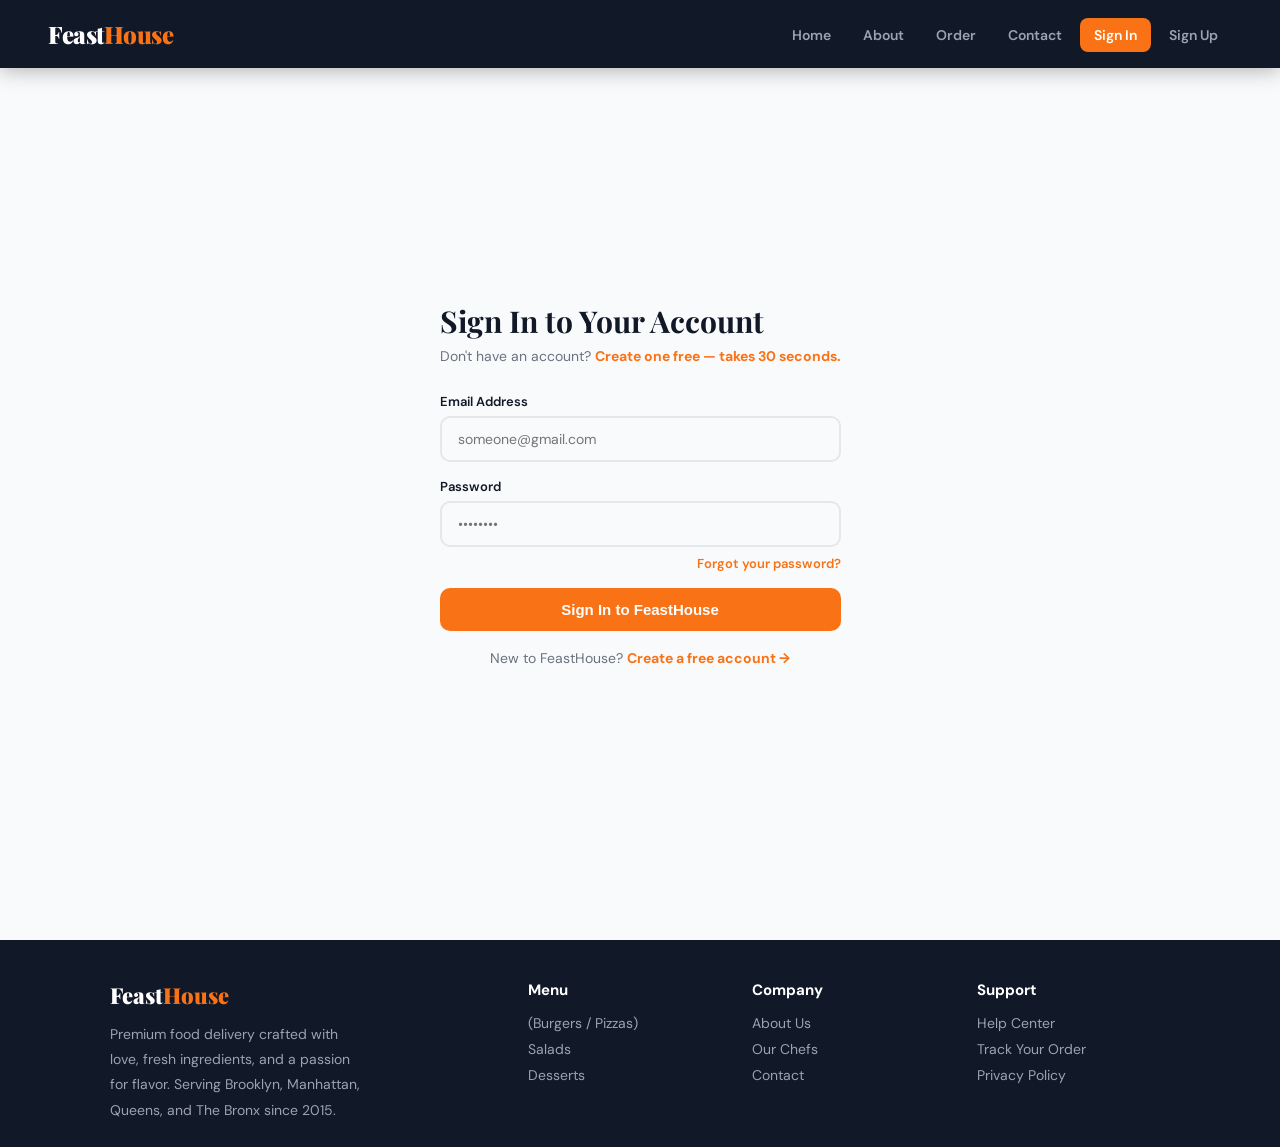
<file: index.html>
<!doctype html>
<html lang="en">
  <head>
    <meta charset="UTF-8" />
    <meta name="viewport" content="width=device-width, initial-scale=1.0" />
    <title>FeastHouse — Premium Food Delivery</title>
    <link rel="stylesheet" href="style.css" />
    <link
      href="https://fonts.googleapis.com/css2?family=Playfair+Display:wght@700;900&family=DM+Sans:wght@400;500;600&display=swap"
      rel="stylesheet"
    />
    <link rel="stylesheet" href="https://cdnjs.cloudflare.com/ajax/libs/font-awesome/6.5.0/css/all.min.css">
  </head>

  <body>
    <nav>
      <div class="logo">Feast<span>House</span></div>
      <ul class="nav-links">
        <li>
          <a href="index.html" class="active">Home</a>
        </li>
        <li><a href="about.html">About</a></li>
        <li><a href="order.html">Order</a></li>
        <li><a href="contact.html">Contact</a></li>
        <li><a href="signin.html">Sign In</a></li>
        <li><a href="signup.html">Sign Up</a></li>
        <li class="cart-icon">
          <a href="cart.html">
            <i class="fa-solid fa-cart-shopping"></i>
          </a>
        </li>
      </ul>
    </nav>

    <div id="home" class="page active">
      <div class="hero">
        <div class="hero-left">
          <h1>Food That <span>Feeds</span> The Soul</h1>
          <p>
            Welcome to FeastHouse — where every dish is crafted with love, the
            finest ingredients, and decades of culinary passion. From crispy
            appetizers to rich desserts, we bring restaurant-quality meals
            straight to your door, hot and fresh, every single time.
          </p>
          <div class="hero-btns">
            <button class="btn">
              <a href= "order.html">Order Now</a>
            </button>
            <button class="btn btn-outline" href="about.html" >
              <a href="about.html">Our Story</a>
            </button>
            </button>
          </div>
        </div>
        <div class="hero-img-wrap">
          <img src="assets/photo-1504674900247-0877df9cc836.jpeg" alt="Food" />
        </div>
      </div>

      <div class="stats-bar">
        <div class="stat-item">
          <div class="num">50K+</div>
          <div class="lbl">Happy Customers</div>
        </div>
        <div class="stat-item">
          <div class="num">120+</div>
          <div class="lbl">Menu Items</div>
        </div>
        <div class="stat-item">
          <div class="num">4.9★</div>
          <div class="lbl">Average Rating</div>
        </div>
        <div class="stat-item">
          <div class="num">30 min</div>
          <div class="lbl">Average Delivery</div>
        </div>
      </div>

      <div class="wrap">
        <h2 class="sec-title" style="margin-top: 8px">
          Why Choose FeastHouse?
        </h2>
        <p class="sec-sub">
          We've spent years perfecting not just our recipes, but the entire
          experience — from the moment you open our app to the second you take
          your first bite. Here's what sets us apart from every other food
          delivery service.
        </p>
        <div class="why-grid">
          <div class="why-card">
            <div class="why-icon">
              <i class="fa-solid fa-leaf"></i>
            </div>
            <h4>Fresh Ingredients</h4>
            <p>
              We source locally every morning. No frozen produce, no shortcuts —
              only the freshest ingredients make it to your plate.
            </p>
          </div>
          <div class="why-card">
            <div class="why-icon">
              <i class="fa-solid fa-person"></i>
            </div>
            <h4>Expert Chefs</h4>
            <p>
              Our team of 12 professional chefs brings decades of experience
              from top restaurants around the world to your doorstep.
            </p>
          </div>
          <div class="why-card">
            <div class="why-icon">
              <i class="fa-solid fa-truck-fast"></i>
            </div>
            <h4>Lightning Fast</h4>
            <p>
              Our delivery network guarantees your food arrives hot within 30
              minutes, tracked in real-time on your phone.
            </p>
          </div>
          <div class="why-card">
            <div class="why-icon">
              <i class="fa-brands fa-cc-visa"></i>
            </div>
            <h4>Easy Payment</h4>
            <p>
              Pay with card, cash, or mobile wallet. Our checkout takes under 30
              seconds and your data is always fully encrypted.
            </p>
          </div>
        </div>

        <h2 class="sec-title">Today's Featured Dishes </h2>
        <p class="sec-sub">
          Our chefs select the freshest ingredients each morning to build a
          special menu that changes daily. These are today's must-try dishes —
          order before they sell out!
        </p>
        <div class="featured-row">
          <div class="featured-main">
            <img
              src="assets/photo-1565299624946-b28f40a0ae38.jpeg"
              alt="Pizza"
            />
            <div class="featured-main-text">
              <h3>🔥 Wood-Fired Margherita Pizza</h3>
              <p>
                Fresh basil, buffalo mozzarella, San Marzano tomatoes — the
                classic, done perfectly. $14.99
              </p>
            </div>
          </div>
        </div>

        <h2 class="sec-title">What Our Customers Say 💬</h2>
        <p class="sec-sub">
          Don't just take our word for it — here's what thousands of happy
          customers across the city have to say about their FeastHouse
          experience.
        </p>
        <div class="testimonials">
          <div class="testi-card">
            <div class="testi-stars">★★★★★</div>
            <p>
              "I've tried every food delivery app in the city and FeastHouse is
              on another level. The food always arrives hot, the packaging is
              beautiful, and the portions are massive. Honestly the best burger
              I've ever had — and I didn't even have to leave my couch!"
            </p>
            <div class="testi-author">
              <div class="testi-avatar">M</div>
              <div>
                <div class="testi-name">Mon3e4</div>
                <div class="testi-role">Food Blogger, Cairo</div>
              </div>
            </div>
          </div>
          <div class="testi-card">
            <div class="testi-stars">★★★★★</div>
            <p>
              "As someone who cares deeply about ingredient quality, FeastHouse
              is the only delivery service I trust. They actually list where
              each ingredient comes from. The salmon sushi roll is
              restaurant-grade — I couldn't believe it was delivered to my
              door."
            </p>
            <div class="testi-author">
              <div class="testi-avatar">TE</div>
              <div>
                <div class="testi-name">Tamer Elgayar</div>
                <div class="testi-role">
                  Nutritionist & Wellness Coach , Alex
                </div>
              </div>
            </div>
          </div>
          <div class="testi-card">
            <div class="testi-stars">★★★★★</div>
            <p>
              "We ordered FeastHouse for our entire office team lunch — 20
              people — and every single order arrived exactly on time and
              perfectly correct. The customer service was incredible when we had
              a small issue. We're now a weekly subscriber. Absolutely love it."
            </p>
            <div class="testi-author">
              <div class="testi-avatar">AE</div>
              <div>
                <div class="testi-name">Amr Elhady</div>
                <div class="testi-role">Startup Founder, Menofia</div>
              </div>
            </div>
          </div>
        </div>
      </div>
    </div>


    <footer>
      <div class="footer-grid" >
        <div class="footer-brand">
          <div class="logo-f">Feast<span>House</span></div>
          <p>
            Premium food delivery crafted with love, fresh ingredients, and a
            passion for flavor. Serving Brooklyn, Manhattan, Queens, and The
            Bronx since 2015.
          </p>
        </div>
        <div class="footer-col">
          <h5>Menu</h5>
          <ul>
            <li><a href="order.html">(Burgers / Pizzas)</a></li>
            <li><a href="order.html">Salads</a></li>
            <li><a href="order.html">Desserts</a></li>
          </ul>
        </div>
        <div class="footer-col">
          <h5>Company</h5>
          <ul>
            <li><a href="about.html">About Us</a></li>
            <li><a href="about.html">Our Chefs</a></li>
            <li><a href="contact.html">Contact</a></li>
          </ul>
        </div>
        <div class="footer-col">
          <h5>Support</h5>
          <ul>
            <li><a href="contact.html">Help Center</a></li>
            <li><a href="contact.html">Track Your Order</a></li>
            <li><a href="contact.html">Privacy Policy</a></li>
          </ul>
        </div>
      </div>

    </footer>

    <script src="main.js" defer></script>
  </body>
</html>
</file>
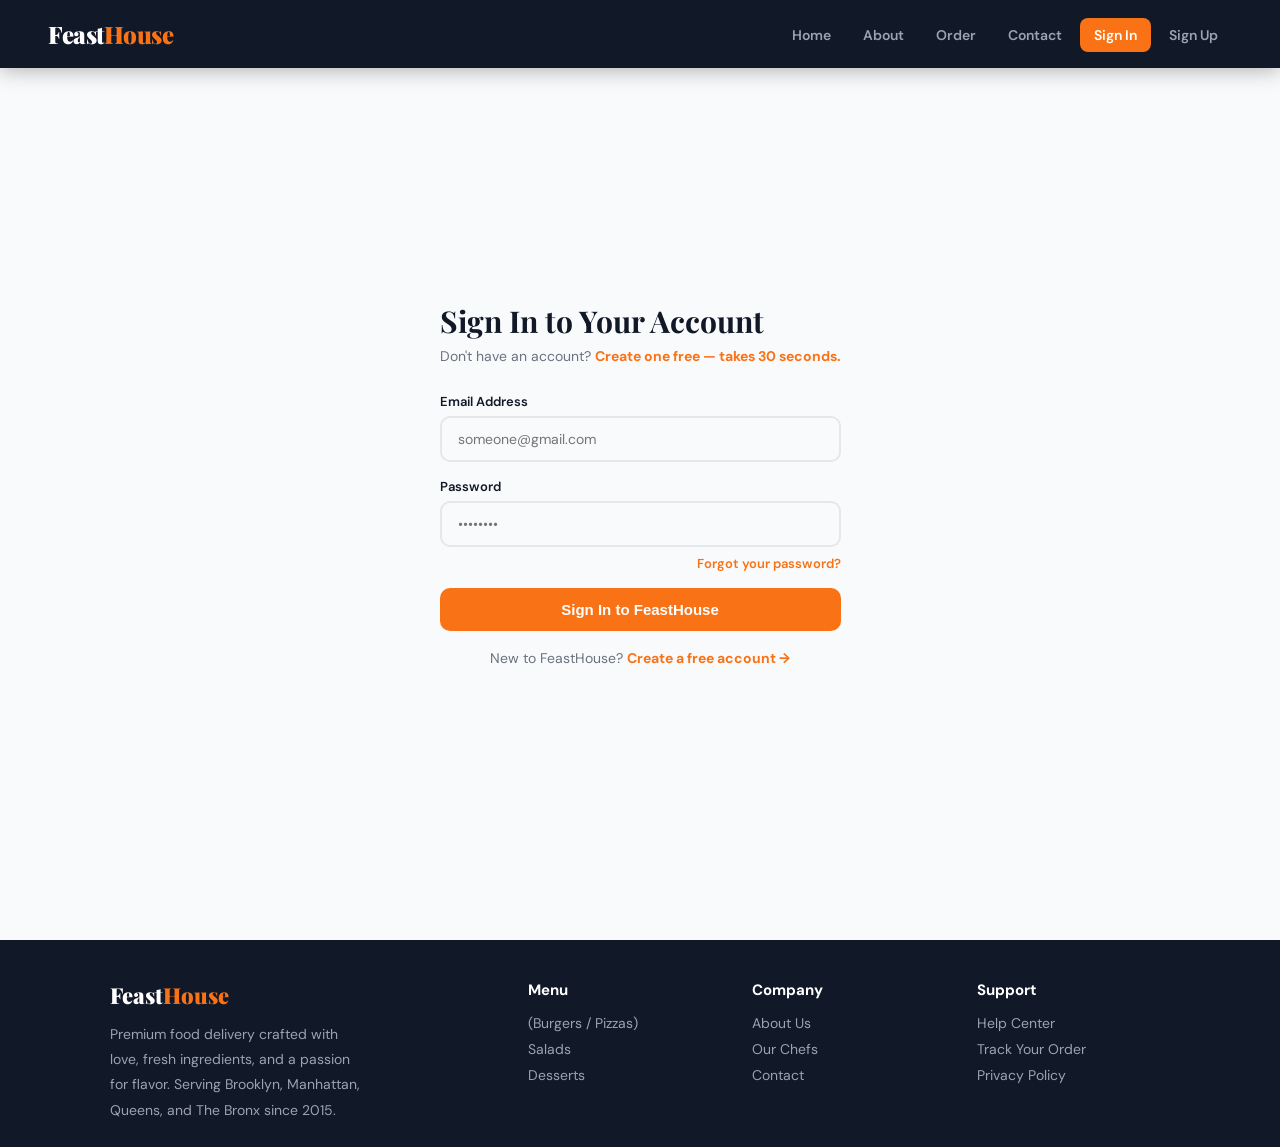
<file: about.html>
<!doctype html>
<html lang="en">
  <head Asc>
    <meta charset="UTF-8" />
    <meta name="viewport" content="width=device-width, initial-scale=1.0" />
    <title>About FeastHouse</title>
    <link
      href="https://fonts.googleapis.com/css2?family=Playfair+Display:wght@700;900&amp;family=DM+Sans:wght@400;500;600&display=swap"
      rel="stylesheet"
    />
    <link rel="stylesheet" href="https://cdnjs.cloudflare.com/ajax/libs/font-awesome/6.5.0/css/all.min.css">
    <link rel="stylesheet" href="style.css" />
  </head>
  <body>
    <nav>
      <div class="logo">Feast<span>House</span></div>
      <ul class="nav-links">
        <li><a href="index.html">Home</a></li>
        <li><a href="about.html" class="active">About</a></li>
        <li><a href="order.html">Order</a></li>
        <li><a href="contact.html">Contact</a></li>
        <li><a href="signin.html">Sign In</a></li>
        <li><a href="signup.html">Sign Up</a></li>
        <li class="cart-icon">
          <a href="cart.html">
          <i class="fa-solid fa-cart-shopping"></i>
          </a>
        </li>
      </ul>
    </nav>

    <div class="about-hero">
      <img
        src="assets/photo-1414235077428-338989a2e8c0.jpeg"
        alt="Restaurant"
      />
      <div>
        <h1>Cooking With <span>Heart</span> Since 2015</h1>
        <p>
          FeastHouse started as a tiny kitchen in Brooklyn with two chefs, one
          dream, and an obsession with flavor. Today, we're a family of over 80
          passionate food professionals serving thousands of happy customers
          every single day. Our mission has never changed: to make extraordinary
          food accessible to everyone, everywhere.
        </p>
        <button class="btn">
           <a href = "order.html">See Our Menu</a>
        </button>
      </div>
    </div>

    <div class="wrap">
      <h2 class="sec-title">Meet Our Chefs</h2>
      <p class="sec-sub">
        Behind every incredible dish is a passionate, highly trained chef who
        treats cooking as an art form. Our kitchen team brings experience from
        Michelin-starred restaurants, street food markets, and family kitchens
        around the world.
      </p>
      <div class="chef-grid">
        <div class="chef-card">
          <img
            src="assets/photo-1577219491135-ce391730fb2c.jpeg"
            alt="Chef Marco"
          />
          <div class="chef-info">
            <h4>Marco Ferretti</h4>
            <div class="role">🇮🇹 Executive Chef &amp; Co-Founder</div>
            <p>
              Born in Naples, Marco trained at the prestigious Culinary
              Institute Asc of Italy before spending 10 years in top-tier
              restaurants across Europe. He brings the soul of Italian cooking
              to everything on our menu.
            </p>
          </div>
        </div>
        <div class="chef-card">
          <img
            src="assets/farzin-yarahmadi-PeG5JNCLM6s-unsplash.jpg"
            alt="Chef Lena"
          />
          <div class="chef-info">
            <h4>Lena Nakamura</h4>
            <div class="role">🇯🇵 Head of Asian Cuisine &amp; Co-Founder</div>
            <p>
              Lena grew up in Osaka in a family of restaurateurs. Her mastery of
              Japanese, Korean, and Thai flavors brings an incredible depth to
              our Asian menu section. Her sushi rolls have a loyal cult
              following.
            </p>
          </div>
        </div>
        <div class="chef-card">
          <img
            src="assets/photo-1581299894007-aaa50297cf16.jpeg"
            alt="Chef David"
          />
          <div class="chef-info">
            <h4>David Okafor</h4>
            <div class="role">🇬🇧 Head of Modern American Cuisine</div>
            <p>
              David spent 8 years as sous chef at a Michelin-starred restaurant
              in London before joining FeastHouse. He's the creative force
              behind our burger lineup and comfort food specialties that
              customers keep coming back for.
            </p>
          </div>
        </div>
      </div>

      <h2 class="sec-title">Our Core Values </h2>
      <p class="sec-sub">
        Great food is built on strong values. These are the principles that
        guide every decision we make — from which farms we source from to how we
        train our delivery drivers.
      </p>

      <div class="card">
        <img
          class="banner-img"
          src="assets/photo-1555396273-367ea4eb4db5.jpeg"
          alt="Awards"
        />
        <h3>Awards &amp; Recognition </h3>
        <p>
          FeastHouse has been honored with over 30 industry awards since 2015.
          We've been named "Best Food Delivery App" by Forbes three years in a
          Asc row, won the James Beard Foundation's Community Impact Award,
          received the NYC Small Business Excellence Award, and were featured on
          the cover of Bon Appétit Magazine in 2023. These accolades mean the
          world to our team — but nothing beats a heartfelt review from a
          satisfied customer. Every award is really a team award, and we're
          endlessly grateful to the 80+ people who make FeastHouse what it is
          every single day.
        </p>
      </div>
    </div>

    <footer>
      <div class="footer-grid" >
        <div class="footer-brand">
          <div class="logo-f">Feast<span>House</span></div>
          <p>
            Premium food delivery crafted with love, fresh ingredients, and a
            passion for flavor. Serving Brooklyn, Manhattan, Queens, and The
            Bronx since 2015.
          </p>
        </div>
        <div class="footer-col">
          <h5>Menu</h5>
          <ul>
            <li><a href="order.html">(Burgers / Pizzas)</a></li>
            <li><a href="order.html">Salads</a></li>
            <li><a href="order.html">Desserts</a></li>
          </ul>
        </div>
        <div class="footer-col">
          <h5>Company</h5>
          <ul>
            <li><a href="about.html">About Us</a></li>
            <li><a href="about.html">Our Chefs</a></li>
            <li><a href="contact.html">Contact</a></li>
          </ul>
        </div>
        <div class="footer-col">
          <h5>Support</h5>
          <ul>
            <li><a href="contact.html">Help Center</a></li>
            <li><a href="contact.html">Track Your Order</a></li>
            <li><a href="contact.html">Privacy Policy</a></li>
          </ul>
        </div>
      </div>

    </footer>

    <script src="main.js" defer></script>
  </body>
</html>
</file>
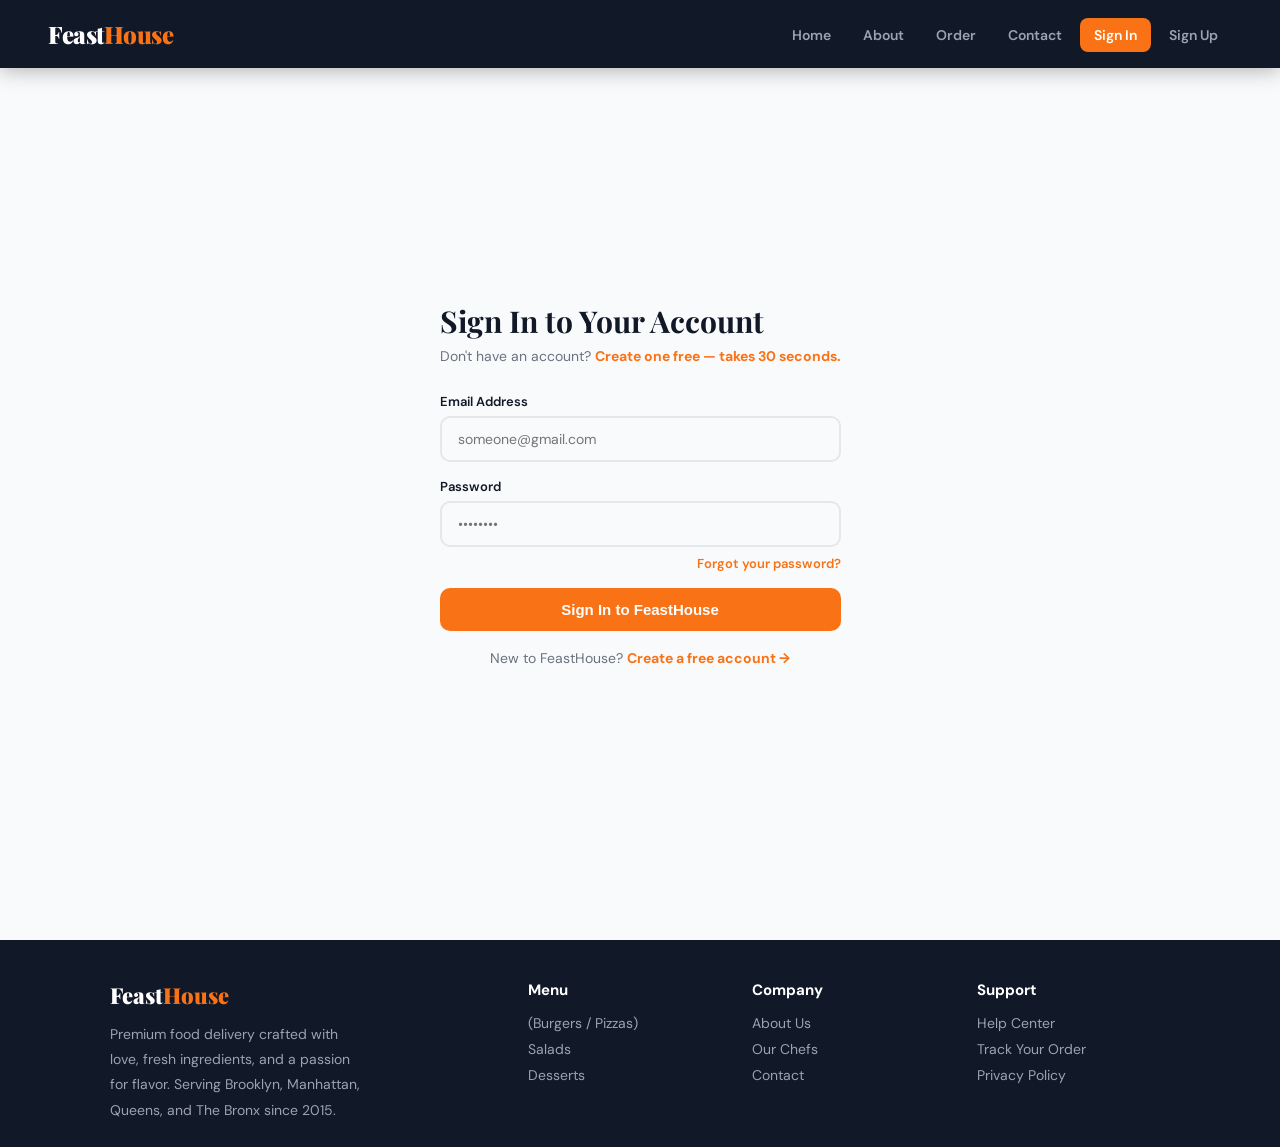
<file: cart.html>
<!doctype html>
<html lang="en">
  <head>
    <meta charset="UTF-8" />
    <meta name="viewport" content="width=device-width, initial-scale=1.0" />
    <title>Cart - FeastHouse</title>
    <link
      href="https://fonts.googleapis.com/css2?family=Playfair+Display:wght@700;900&family=DM+Sans:wght@400;500;600&display=swap"
      rel="stylesheet"
    />
    <link rel="stylesheet" href="style.css" />
  </head>
  <body>
    <nav>
      <div class="logo">Feast<span>House</span></div>
      <ul class="nav-links">
        <li><a href="index.html">Home</a></li>
        <li><a href="order.html">Order</a></li>
        <li><a href="signin.html">Sign In</a></li>
        <li><a href="signup.html">Sign Up</a></li>
      </ul>
    </nav>

    <div class="wrap">
        <div>
          <h1 class="sec-title" style="color: #0b0000; margin-bottom: 0">Your Cart</h1>
          <p>
            Review your items, adjust quantities, and leave delivery details so we can
            bring your order straight to you.
          </p>
        </div>
      </div> 

      <div class="cart-layout">
        <div class="cart-panel">
          <h2 class="sec-title" style="font-size: 26px">Items</h2>
          <div class="cart-list" id="cartItems"></div>
        </div>

        <div class="cart-panel">
          <h2 class="sec-title" style="font-size: 26px">Delivery Details</h2>
          <div id="checkoutSuccess" class="alert-success"></div>
          <div id="checkoutError" class="alert-error"></div>

          <div class="summary-list">
            <div class="summary-row">
              <span>Subtotal</span>
              <strong id="subtotalValue">$0.00</strong>
            </div>
            <div class="summary-row">
              <span>Delivery</span>
              <strong id="deliveryValue">$0.00</strong>
            </div>
            <div class="summary-row total">
              <span>Total</span>
              <span id="totalValue">$0.00</span>
            </div>
          </div>

          <div class="delivery-form">
            <div class="fg">
              <label>Full Name</label>
              <input id="deliveryName" type="text" placeholder="Your name" />
            </div>
            <div class="delivery-grid">
              <div class="fg">
                <label>Phone</label>
                <input id="deliveryPhone" type="tel" placeholder="+XX XXX XXX XXXX" />
              </div>
              <div class="fg">
                <label>Email</label>
                <input
                  id="deliveryEmail"
                  type="email"
                  placeholder="you@email.com"
                />
              </div>
            </div>
            <div class="fg">
              <label>Address</label>
              <input
                id="deliveryAddress"
                type="text"
                placeholder="Street, building, apartment"
              />
            </div>
            <div class="delivery-grid">
              <div class="fg">
                <label>City</label>
                <input id="deliveryCity" type="text" placeholder="Cairo" />
              </div>
              <div class="fg">
                <label>Payment</label>
                <select id="paymentMethod">
                  <option value="">Choose method</option>
                  <option value="cash">Cash on delivery</option>
                  <option value="card">Card on delivery</option>
                </select>
              </div>
            </div>
            <div class="fg">
              <label>Notes</label>
              <textarea placeholder="Any extra delivery notes"></textarea>
            </div>

            <button type="button" class="btn btn-green" onclick="placeOrder()">
              Place Order
            </button>
            <button type="button" class="btn btn-outline clear-cart">
              Clear Cart
            </button>
            <a class="btn btn-dark" href="order.html" style="text-align: center"
              >Continue Shopping</a
            >
          </div>
        </div>
      </div>
    </div>


    <footer>
      <div class="footer-grid" >
        <div class="footer-brand">
          <div class="logo-f">Feast<span>House</span></div>
          <p>
            Premium food delivery crafted with love, fresh ingredients, and a
            passion for flavor. Serving Brooklyn, Manhattan, Queens, and The
            Bronx since 2015.
          </p>
        </div>
        <div class="footer-col">
          <h5>Menu</h5>
          <ul>
            <li><a href="order.html">(Burgers / Pizzas)</a></li>
            <li><a href="order.html">Salads</a></li>
            <li><a href="order.html">Desserts</a></li>
          </ul>
        </div>
        <div class="footer-col">
          <h5>Company</h5>
          <ul>
            <li><a href="about.html">About Us</a></li>
            <li><a href="about.html">Our Chefs</a></li>
            <li><a href="contact.html">Contact</a></li>
          </ul>
        </div>
        <div class="footer-col">
          <h5>Support</h5>
          <ul>
            <li><a href="contact.html">Help Center</a></li>
            <li><a href="contact.html">Track Your Order</a></li>
            <li><a href="contact.html">Privacy Policy</a></li>
          </ul>
        </div>

    </footer>
    <script src="main.js" defer></script>
  </body>
</html>
</file>
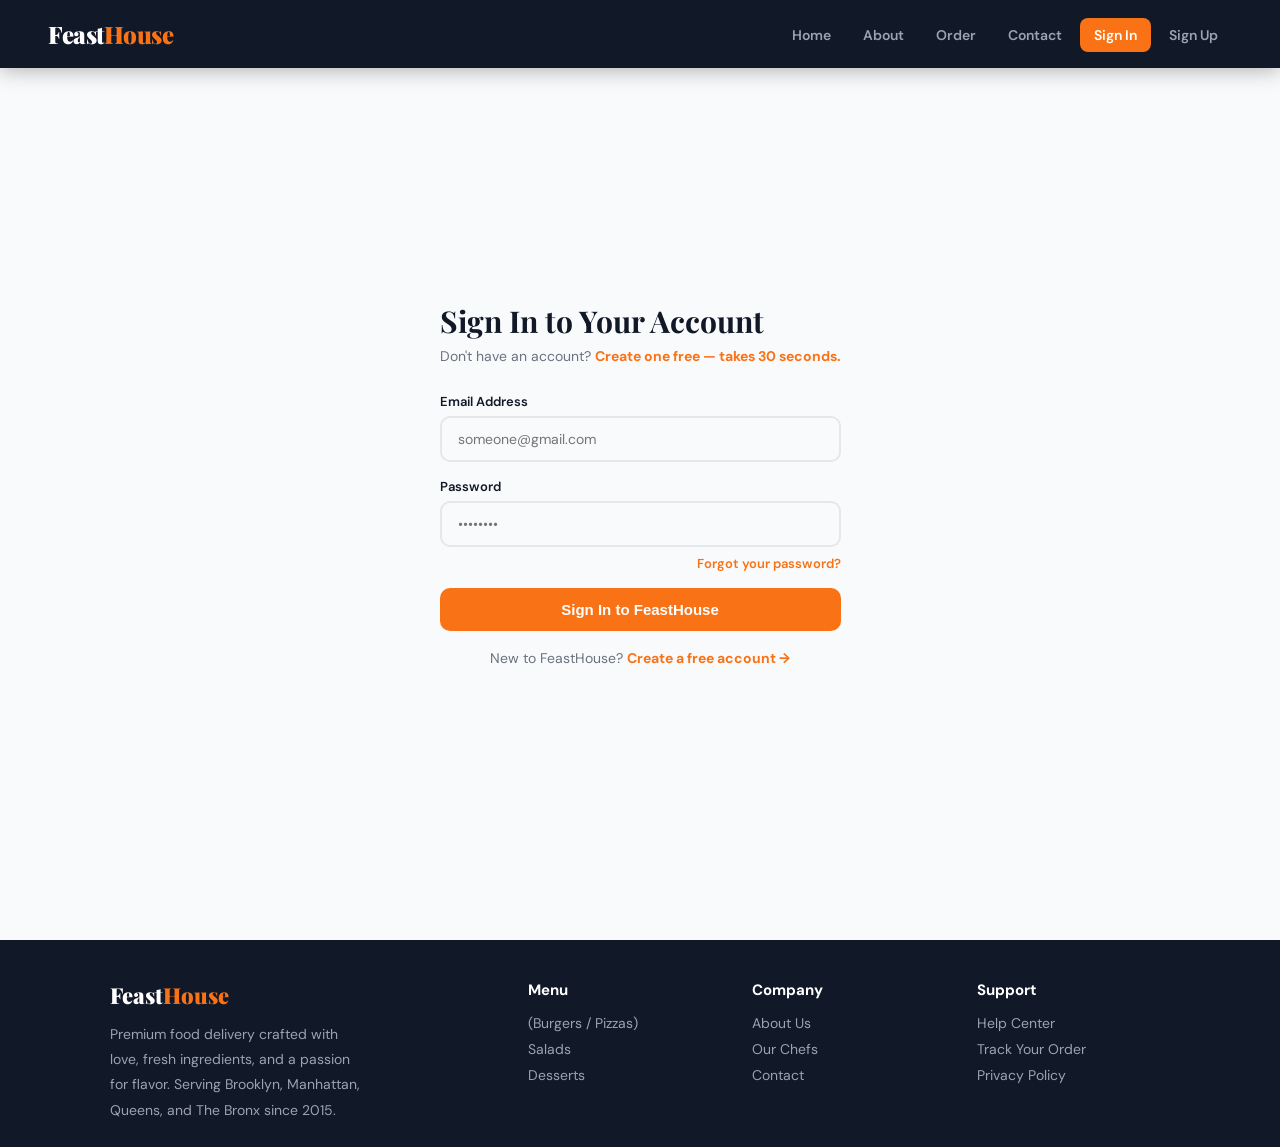
<file: contact.html>
<!doctype html>
<html lang="en">
  <head>
    <meta charset="UTF-8" />
    <meta name="viewport" content="width=device-width, initial-scale=1.0" />
    <title>Contact — FeastHouse</title>
    <link
      href="https://fonts.googleapis.com/css2?family=Playfair+Display:wght@700;900&family=DM+Sans:wght@400;500;600&display=swap"
      rel="stylesheet"
    />
    <link rel="stylesheet" href="https://cdnjs.cloudflare.com/ajax/libs/font-awesome/6.5.0/css/all.min.css">
    <link rel="stylesheet" href="style.css" />
  </head>
  <body>
    <nav>
      <div class="logo">Feast<span>House</span></div>
      <ul class="nav-links">
        <li><a href="index.html">Home</a></li>
        <li><a href="about.html">About</a></li>
        <li><a href="order.html">Order</a></li>
        <li><a href="contact.html" class="active">Contact</a></li>
        <li><a href="signin.html">Sign In</a></li>
        <li><a href="signup.html">Sign Up</a></li>
        <li class="cart-icon">
          <a href="cart.html">
          <i class="fa-solid fa-cart-shopping"></i>
          </a>
        </li>
      </ul>
    </nav>

    <div class="wrap">
      <div class="contact-hero">
        <h1>We'd Love to Hear From You </h1>
        <p>
          Got a question about your order? A suggestion for our menu? A
          complaint you'd like us to fix? We take every message seriously. Our
          customer happiness team is available 7 days a week, 365 days a year,
          and we aim to respond to every message within 2 hours during business
          hours.
        </p>
      </div>

    <div class="contact-grid">
        <div class="contact-info-list">
          <div class="ci-item">
            <div class="ci-icon">
              <i class="fa-solid fa-map-pin"></i>
            </div>
            <div>
              <h4>Main Kitchen &amp; HQ</h4>
              <p> 42 El-Zahraa Street, Cairo </p>
              <small
                >cairo, westelbalad welcome Mon–Fri 10am–4pm</small
              >
            </div>
          </div>
          <div class="ci-item">
            <div class="ci Asc-icon">
              <i class="fa-solid fa-phone"></i>
            </div>
            <div>
              <h4>Customer Support Line</h4>
              <p>+XX XXX XXX XXX</p>
              <small
                >Available daily 8am – midnight EST. Average wait: under 2
                min.</small
              >
            </div>
          </div>
          <div class="ci-item">
            <div class="ci-icon">
              <i class="fa-solid fa-envelope"></i>
            </div>
            <div>
              <h4>Email Support</h4>
              <p>someone@gmail.com</p>
              <small
                >For non-urgent inquiries. We respond within 2 business
                hours.</small
              >
            </div>
          </div>
          <div class="ci-item">
            <div class="ci-icon">
              <i class="fa-solid fa-comment"></i>
            </div>
            <div>
              <h4>Live Chat &amp; WhatsApp</h4>
              <p>+XX XXX XXX XXX</p>
              <small
                >Real-time chat available in our app and on WhatsApp
                24/7.</small
              >
            </div>
          </div>
          <div class="ci-item">
            <div class="ci-icon">
              <i class="fa-solid fa-handshake"></i>
            </div>
            <div>
              <h4>Business &amp; Catering</h4>
              <p>corporate@feasthouse.com</p>
              <small
                >For office catering, event bookings, and partnership
                inquiries.</small
              >
            </div>
          </div>
        </div>

        <div class="form-card">
          <h3>Send Us a Message </h3>
          <p class="sub">
            Fill out the form and our team will get back to you within 2 hours
            on weekdays. For urgent order issues, please call us directly.
          </p>
          <div id="contactSuccess" class="alert-success">
             Message sent! We'll reply within 2 hours. Thank you for reaching
            out to FeastHouse.
          </div>
          <div id="contactError" class="alert-error">
             Please fill out all required fields before submitting.
          </div>
          <div class="fg-row">
            <div class="fg">
              <label>First Name *</label>
              <input type="text" id="cf_first" placeholder="First Name" />
            </div>
            <div class="fg">
              <label>Last Name *</label>
              <input type="text" id="cf_last" placeholder="Last Name" />
            </div>
          </div>
          <div class="fg">
            <label>Email Address *</label>
            <input type="email" id="cf_email" placeholder="someone@email.com" />
          </div>
          <div class="fg">
            <label>Phone Number</label>
            <input type="tel" placeholder="+XX XXX XXX XXXX" />
          </div>
         
          <div class="fg">
            <label>Your Message *</label>
            <textarea
              id="cf_msg"
              placeholder="Tell us how we can help you..."
            ></textarea>
          </div>
          <button class="btn" style="width: 100%" onclick="submitContact()">
            Send Message 
          </button>
        </div>
      </div>

      <h2 class="sec-title">Frequently Asked Questions</h2>
      <p class="sec-sub">
        Before reaching out, check if your question is answered below. These are
        the most common questions we receive from our customers every day.
      </p>

      <div class="faq-item">
        <h4><span>Q.</span> How long does delivery actually take?</h4>
        <p>
          Our average delivery time is 28 minutes from the moment you place your
          order. This can vary slightly based on your distance from our kitchen,
          time of day, and current order volume. You can track your order in
          real time through our app or website. During peak hours (Friday and
          Saturday evenings), deliveries may take up to 40 minutes — we always
          communicate any delays proactively.
        </p>
      </div>
      <div class="faq-item">
        <h4>
          <span>Q.</span> What if my order is wrong or something is missing?
        </h4>
        <p>
          We're human, and very occasionally mistakes happen. If your order is
          incorrect or an item is missing, please contact us within 30 minutes
          of delivery via the app, by phone, or by WhatsApp. We will either send
          the missing item immediately (if within range) or issue a full refund
          for the affected items — no questions asked. We take quality control
          very seriously and every reported issue is reviewed by our kitchen
          manager.
        </p>
      </div>
     
        
      </div>
     
    </div>

    
    <footer>
      <div class="footer-grid" >
        <div class="footer-brand">
          <div class="logo-f">Feast<span>House</span></div>
          <p>
            Premium food delivery crafted with love, fresh ingredients, and a
            passion for flavor. Serving Brooklyn, Manhattan, Queens, and The
            Bronx since 2015.
          </p>
        </div>
        <div class="footer-col">
          <h5>Menu</h5>
          <ul>
            <li><a href="order.html">(Burgers / Pizzas)</a></li>
            <li><a href="order.html">Salads</a></li>
            <li><a href="order.html">Desserts</a></li>
          </ul>
        </div>
        <div class="footer-col">
          <h5>Company</h5>
          <ul>
            <li><a href="about.html">About Us</a></li>
            <li><a href="about.html">Our Chefs</a></li>
            <li><a href="contact.html">Contact</a></li>
          </ul>
        </div>
        <div class="footer-col">
          <h5>Support</h5>
          <ul>
            <li><a href="contact.html">Help Center</a></li>
            <li><a href="contact.html">Track Your Order</a></li>
            <li><a href="contact.html">Privacy Policy</a></li>
          </ul>
        </div>
      </div>

    </footer>

    <script src="main.js" defer></script>
  </body>
</html>
</file>
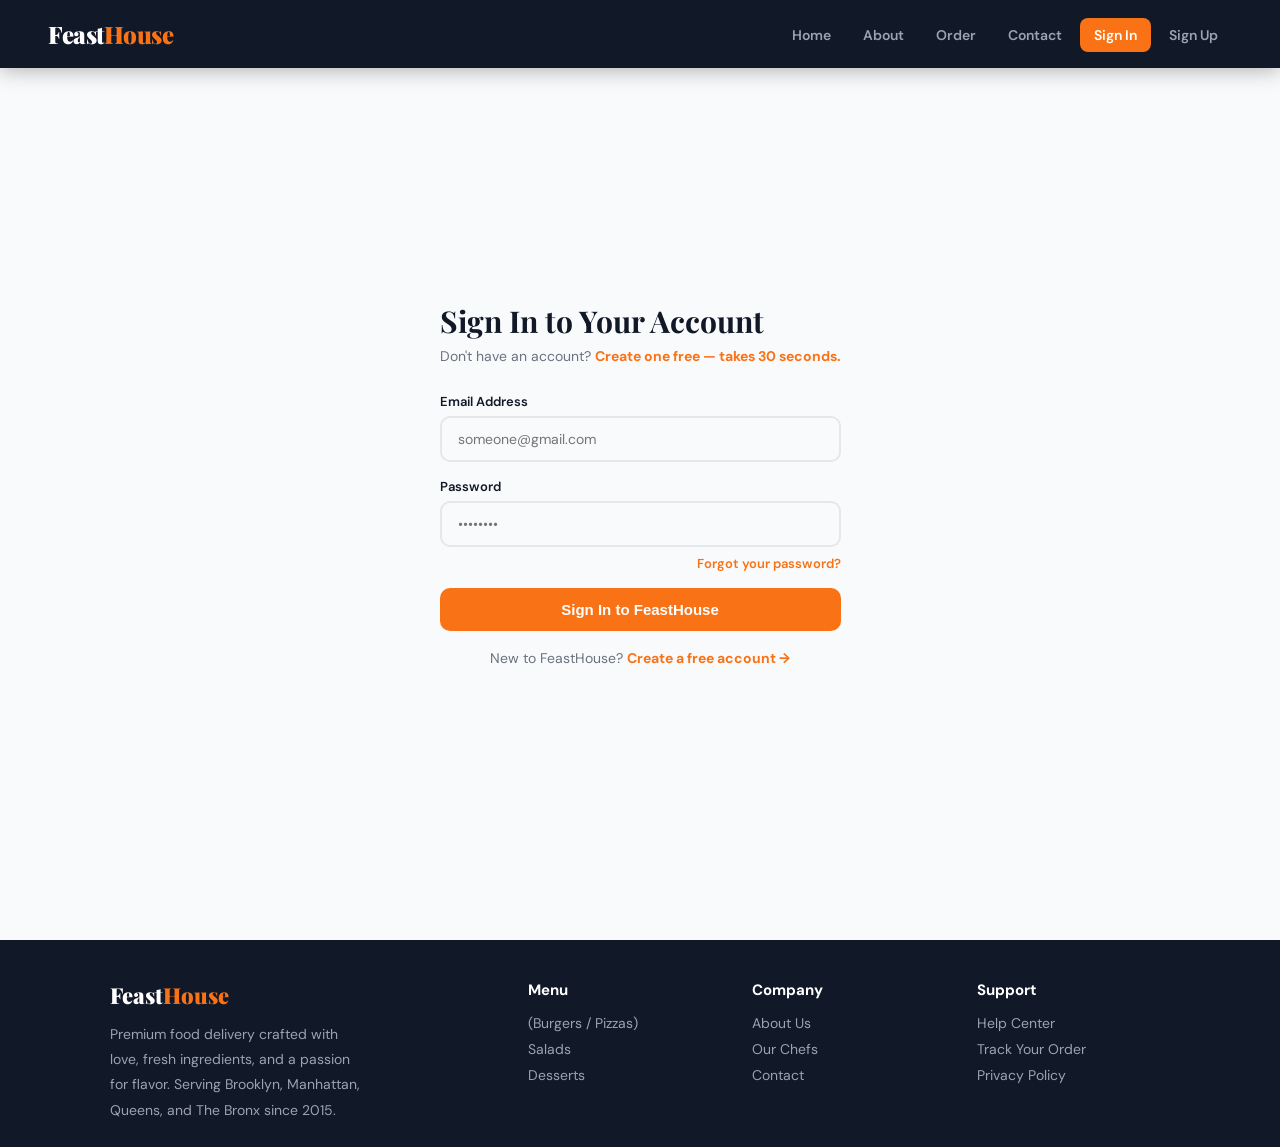
<file: order.html>
<!doctype html>
<html lang="en">
  <head>
    <meta charset="UTF-8" />
    <meta name="viewport" content="width=device-width, initial-scale=1.0" />
    <title>Order — FeastHouse</title>
    <link
      href="https://fonts.googleapis.com/css2?family=Playfair+Display:wght@700;900&family=DM+Sans:wght@400;500;600&display=swap"
      rel="stylesheet"
    />
    <link rel="stylesheet" href="https://cdnjs.cloudflare.com/ajax/libs/font-awesome/6.5.0/css/all.min.css">
    <link rel="stylesheet" href="style.css" />
  </head>
  <body>
    <nav>
      <div class="logo">Feast<span>House</span></div>
      <ul class="nav-links">
        <li><a href="index.html">Home</a></li>
        <li><a href="about.html">About</a></li>
        <li><a href="order.html" class="active">Order</a></li>
        <li><a href="contact.html">Contact</a></li>
        <li><a href="signin.html">Sign In</a></li>
        <li><a href="signup.html">Sign Up</a></li>
        <li class="cart-icon">
          <a href="cart.html">
            <i class="fa-solid fa-cart-shopping"></i>
          </a>
        </li>
      </ul>
    </nav>

    <div class="wrap">
      <h2 class="sec-title">Order Your Meal </h2>
      <p class="sec-sub">
        Browse our full menu of 120+ dishes, crafted fresh daily. Filter by
        category, dietary preference, or cuisine. Every order is prepared to
        order — no pre-made, no shortcuts. Delivered hot in under 30 minutes.
      </p>

      <div class="food-grid" id="foodGrid">
        <div class="food-card" data-cat="burger">
          <img src="assets/product1.jpeg" alt="Burger" />
          <div class="food-body">
            <h4>Classic Smash Burger</h4>
            <p class="desc">
              Double smashed beef patty, aged cheddar cheese, house pickles,
              caramelized onions, and our legendary secret sauce on a toasted
              brioche bun.
            </p>
            <div class="food-meta">
              <span class="food-price">$12.99</span>
              <span class="food-rating"><span>★</span> 4.9 (2.1k)</span>
            </div>
            <button class="btn" style="width: 100%; margin-top: 12px">
              Add to cart
            </button>
          </div>
        </div>

        <div class="food-card" data-cat="pizza">
          <img src="assets/product2.jpeg" alt="Pizza" />
          <div class="food-body">
            <h4>Margherita Classica</h4>
            <p class="desc">
              Imported San Marzano tomato sauce, fresh buffalo mozzarella,
              hand-torn basil leaves, extra virgin olive oil drizzle. Baked in a
              wood-fired oven at 900°F.
            </p>
            <div class="food-meta">
              <span class="food-price">$14.99</span>
              <span class="food-rating"><span>★</span> 4.8 (1.7k)</span>
            </div>
            <button class="btn" style="width: 100%; margin-top: 12px">
              Add to cart
            </button>
          </div>
        </div>

        <div class="food-card" data-cat="salad">
          <img src="assets/product4.jpeg" alt="Salad" />
          <div class="food-body">
            <h4>Rainbow Power Bowl</h4>
            <p class="desc">
              Quinoa, roasted sweet potato, chickpeas, purple cabbage, avocado
              slices, cherry tomatoes, cucumber ribbons, and a creamy
              tahini-lemon dressing. Packed with nutrients.
            </p>
            <div class="food-meta">
              <span class="food-price">$11.99</span>
              <span class="food-rating"><span>★</span> 4.7 (750)</span>
            </div>
            <button class="btn" style="width: 100%; margin-top: 12px">
              Add to cart
            </button>
          </div>
        </div>

        <div class="food-card" data-cat="burger">
          <img src="assets/product5.jpeg" alt="Chicken Burger" />
          <div class="food-body">
            <h4>Crispy Nashville Chicken</h4>
            <p class="desc">
              Buttermilk-marinated crispy fried chicken breast, Nashville hot
              sauce, honey drizzle, coleslaw, and dill pickles on a potato bun.
              Served with seasoned fries.
            </p>
            <div class="food-meta">
              <span class="food-price">$13.99</span>
              <span class="food-rating"><span>★</span> 4.8 (1.4k)</span>
            </div>
            <button class="btn" style="width: 100%; margin-top: 12px">
              Add to cart
            </button>
          </div>
        </div>

        <div class="food-card" data-cat="dessert">
          <img src="assets/product6.jpeg" alt="Dessert" />
          <div class="food-body">
            <h4>Lava Chocolate Cake</h4>
            <p class="desc">
              Warm dark chocolate lava cake with a molten Valrhona chocolate
              center, dusted with cocoa powder, served with a scoop of
              Madagascar vanilla bean ice cream on the side.
            </p>
            <div class="food-meta">
              <span class="food-price">$8.99</span>
              <span class="food-rating"><span>★</span> 4.9 (2.3k)</span>
            </div>
            <button class="btn" style="width: 100%; margin-top: 12px">
              Add to cart
            </button>
          </div>
        </div>

        <div class="food-card" data-cat="pizza">
          <img src="assets/product7.jpeg" alt="BBQ Pizza" />
          <div class="food-body">
            <h4>BBQ Pulled Pork Pizza</h4>
            <p class="desc">
              Smoky BBQ base, slow-cooked pulled pork shoulder, caramelized
              onions, jalapeños, fresh cilantro, and a blend of mozzarella and
              smoked cheddar. A serious pizza for serious fans.
            </p>
            <div class="food-meta">
              <span class="food-price">$17.99</span>
              <span class="food-rating"><span>★</span> 4.8 (1.1k)</span>
            </div>
            <button class="btn" style="width: 100%; margin-top: 12px">
              Add to cart
            </button>
          </div>
        </div>
      </div>

      <h2 class="sec-title">Delivery Options </h2>
      <p class="sec-sub">
        Choose the delivery method that works best for you. All options include
        real-time tracking, insulated packaging to keep food at perfect
        temperature, and contactless drop-off if preferred.
      </p>
      <div class="delivery-cards">
        <div class="del-card">
          <div class="icon">
            <li class="fa-solid fa-leaf"></li>
          </div>
          <h4>Express — 20 min</h4>
          <p>
            For when hunger can't wait. Our express couriers are stationed
            strategically across the city for maximum speed. Premium insulated
            bags keep everything piping hot.
          </p>
          <div class="badge">+$2.99</div>
        </div>
        <div class="del-card">
          <div class="icon">
            <li class="fa-solid fa-bicycle"></li>
          </div>
          <h4>Standard — 30 min</h4>
          <p>
            Our most popular option. Reliable, eco-friendly bike delivery with
            real-time GPS tracking. Free for orders over $25, just $1.99
            otherwise.
          </p>
          <div class="badge">Free over $25</div>
        </div>
        <div class="del-card">
          <div class="icon">
            <li class="fa-solid fa-truck"></li>
          </div>
          <h4>Scheduled Delivery</h4>
          <p>
            Plan ahead and schedule your delivery up to 3 days in advance.
            Perfect for meal prep, office lunches, or special occasions. Choose
            your exact 15-minute arrival window.
          </p>
          <div class="badge">No Extra Cost</div>
        </div>
      </div>
    </div>


    <footer>
      <div class="footer-grid" >
        <div class="footer-brand">
          <div class="logo-f">Feast<span>House</span></div>
          <p>
            Premium food delivery crafted with love, fresh ingredients, and a
            passion for flavor. Serving Brooklyn, Manhattan, Queens, and The
            Bronx since 2015.
          </p>
        </div>
        <div class="footer-col">
          <h5>Menu</h5>
          <ul>
            <li><a href="order.html">(Burgers / Pizzas)</a></li>
            <li><a href="order.html">Salads</a></li>
            <li><a href="order.html">Desserts</a></li>
          </ul>
        </div>
        <div class="footer-col">
          <h5>Company</h5>
          <ul>
            <li><a href="about.html">About Us</a></li>
            <li><a href="about.html">Our Chefs</a></li>
            <li><a href="contact.html">Contact</a></li>
          </ul>
        </div>
        <div class="footer-col">
          <h5>Support</h5>
          <ul>
            <li><a href="contact.html">Help Center</a></li>
            <li><a href="contact.html">Track Your Order</a></li>
            <li><a href="contact.html">Privacy Policy</a></li>
          </ul>
        </div>
      </div>

    </footer>

    <script src="main.js" defer></script>
  </body>
</html>
</file>
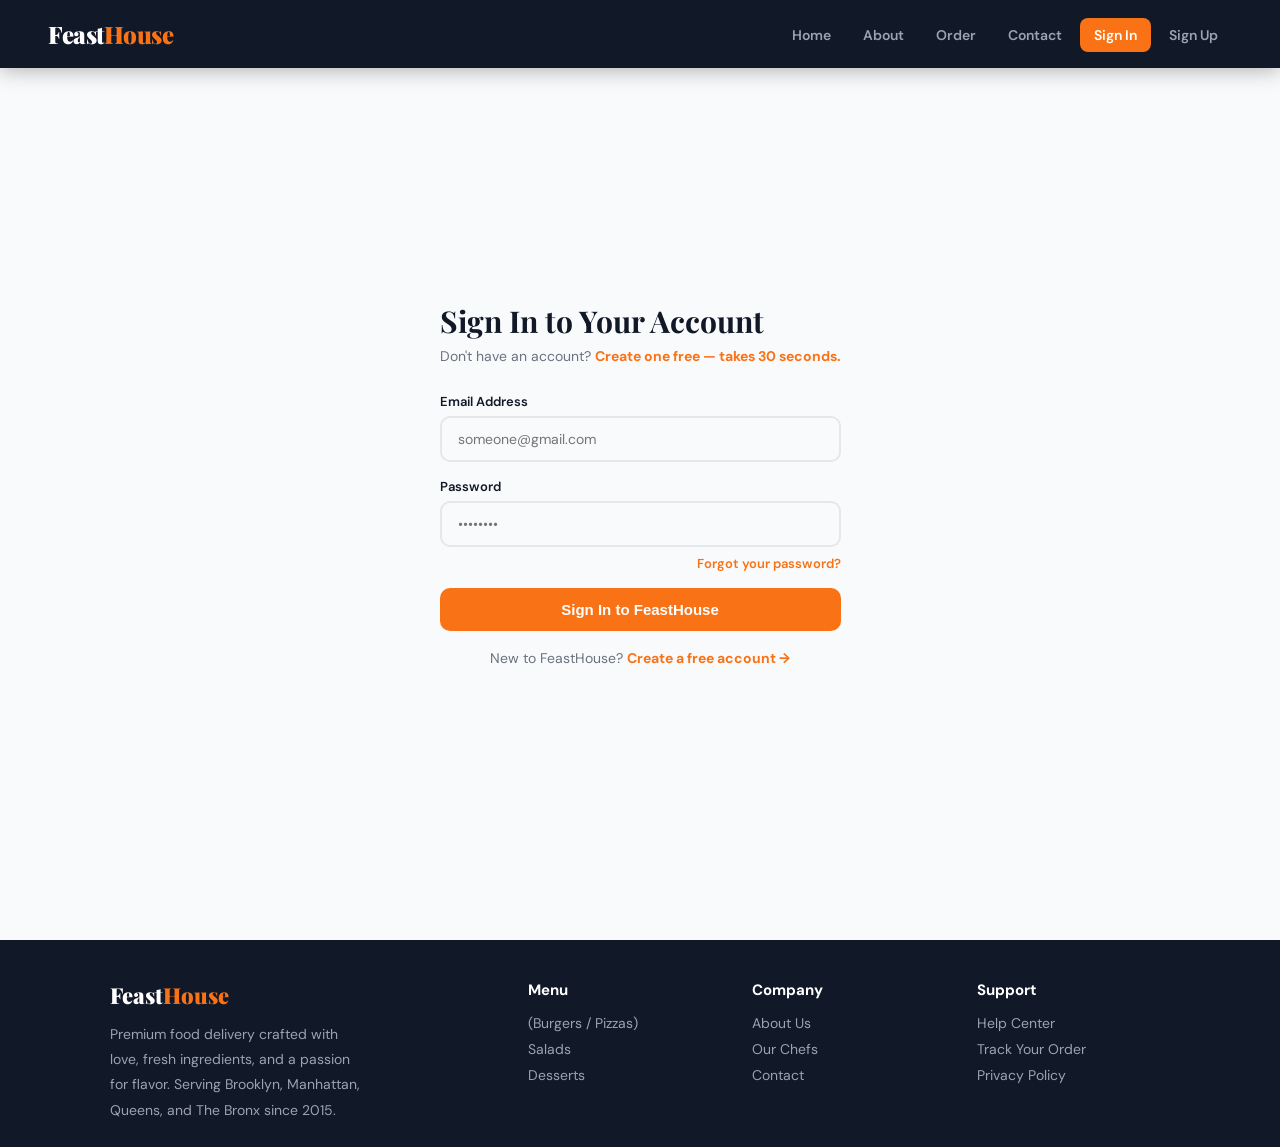
<file: signin.html>
<!doctype html>
<html lang="en">
  <head>
    <meta charset="UTF-8" />
    <meta name="viewport" content="width=device-width, initial-scale=1.0" />
    <title>Sign In — FeastHouse</title>
    <link
      href="https://fonts.googleapis.com/css2?family=Playfair+Display:wght@700;900&family=DM+Sans:wght@400;500;600&display=swap"
      rel="stylesheet"/>
    <link rel="stylesheet" href="style.css" />
  </head>

  <body>
    <nav>
      <div class="logo">Feast<span>House</span></div>
      <ul class="nav-links">
        <li><a href="index.html">Home</a></li>
        <li><a href="about.html">About</a></li>
        <li><a href="order.html">Order</a></li>
        <li><a href="contact.html">Contact</a></li>
        <li><a href="signin.html" class="active">Sign In</a></li>
        <li><a href="signup.html">Sign Up</a></li>
      </ul>
    </nav>

    <div class="auth-wrap">
      <div class="auth-middle">
        <h2>Sign In to Your Account</h2>
        <p class="sub">
          Don't have an account?
          <a style="color: var(--orange); font-weight: 700; cursor: pointer" href = "signup.html">
            Create one free — takes 30 seconds.
          </a>
        </p>
        <div id="signinSuccess" class="alert-success">
          ✅ Welcome back! You've been signed in successfully.
        </div>
        <div id="signinError" class="alert-error"></div>

        <div class="fg">
          <label>Email Address</label>
          <input type="email" id="si_email" placeholder="someone@gmail.com" />
        </div>
        <div class="fg">
          <label>Password</label>
          <input type="password" id="si_pass" placeholder="••••••••" />
        </div>
        <div class="forgot">Forgot your password?</div>
        <button
          class="btn"
          type="button"
          style="width: 100%"
          onclick="doSignin()"
        >
          Sign In to FeastHouse
        </button>
        <div class="auth-switch">
          New to FeastHouse?
          <a href = "signup.html">Create a free account →</a>
        </div>
      </div>
    </div>


    <footer>
      <div class="footer-grid" >
        <div class="footer-brand">
          <div class="logo-f">Feast<span>House</span></div>
          <p>
            Premium food delivery crafted with love, fresh ingredients, and a
            passion for flavor. Serving Brooklyn, Manhattan, Queens, and The
            Bronx since 2015.
          </p>
        </div>
        <div class="footer-col">
          <h5>Menu</h5>
          <ul>
            <li><a href="order.html">(Burgers / Pizzas)</a></li>
            <li><a href="order.html">Salads</a></li>
            <li><a href="order.html">Desserts</a></li>
          </ul>
        </div>
        <div class="footer-col">
          <h5>Company</h5>
          <ul>
            <li><a href="about.html">About Us</a></li>
            <li><a href="about.html">Our Chefs</a></li>
            <li><a href="contact.html">Contact</a></li>
          </ul>
        </div>
        <div class="footer-col">
          <h5>Support</h5>
          <ul>
            <li><a href="contact.html">Help Center</a></li>
            <li><a href="contact.html">Track Your Order</a></li>
            <li><a href="contact.html">Privacy Policy</a></li>
          </ul>
        </div>
      </div>
    </footer>

    <script src="main.js" defer></script>
  </body>
</html>
</file>
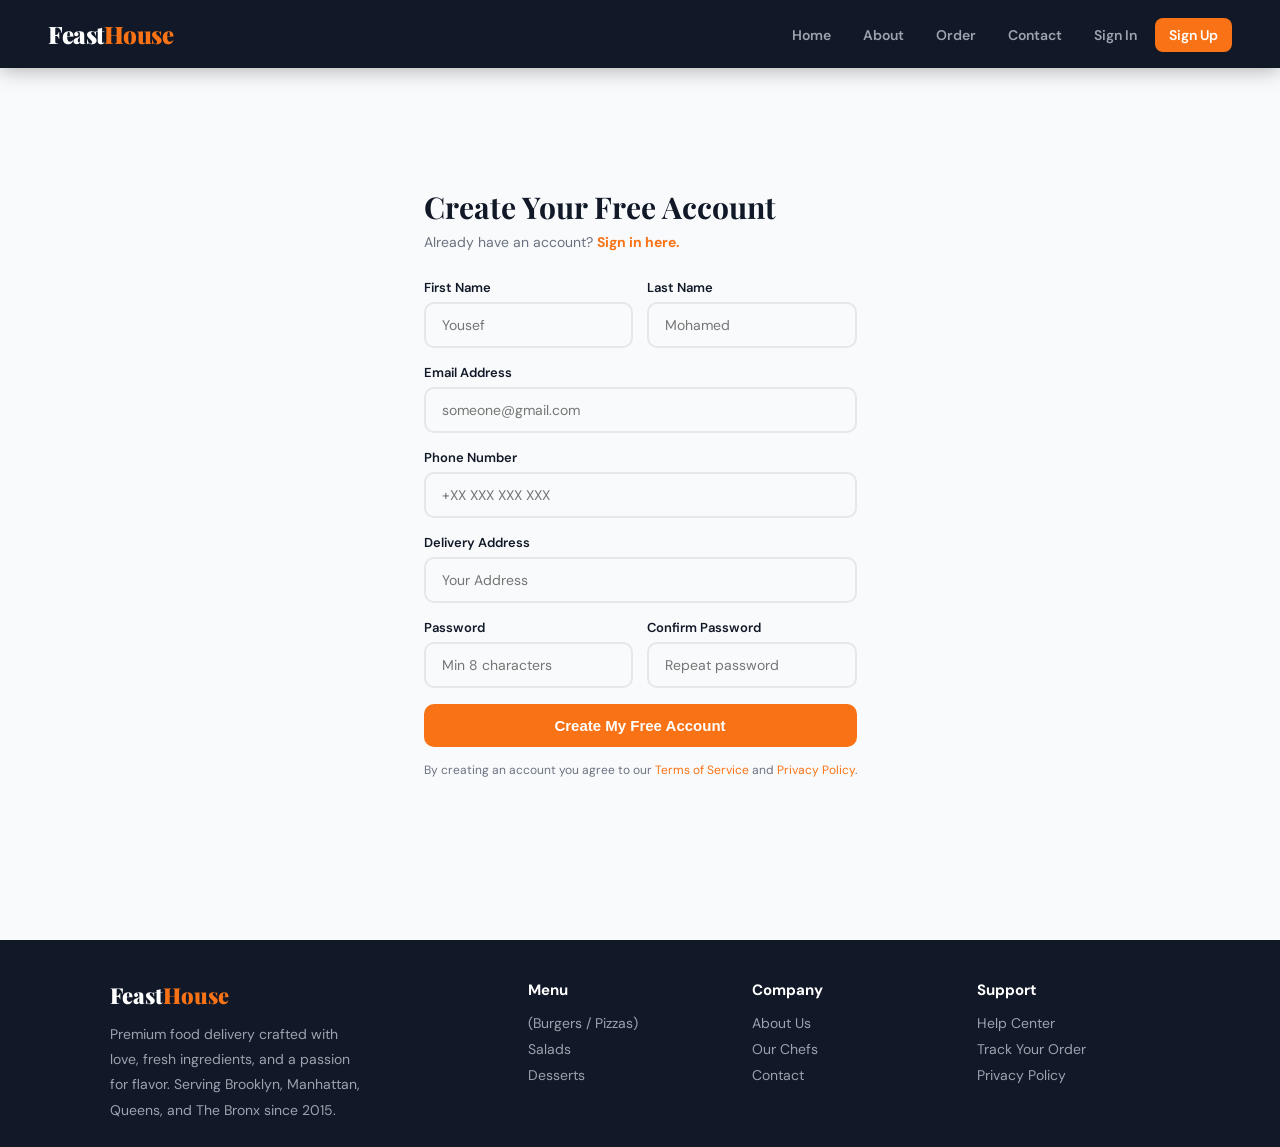
<file: signup.html>
<!doctype html>
<html lang="en">
  <head>
    <meta charset="UTF-8" />
    <meta name="viewport" content="width=device-width, initial-scale=1.0" />
    <title>Sign Up — FeastHouse</title>
    <link
      href="https://fonts.googleapis.com/css2?family=Playfair+Display:wght@700;900&family=DM+Sans:wght@400;500;600&display=swap"
      rel="stylesheet"/>
    <link rel="stylesheet" href="style.css" />
  </head>

  <body>
    <nav>
      <div class="logo">Feast<span>House</span></div>
      <ul class="nav-links">
        <li><a href="index.html">Home</a></li>
        <li><a href="about.html">About</a></li>
        <li><a href="order.html">Order</a></li>
        <li><a href="contact.html">Contact</a></li>
        <li><a href="signin.html">Sign In</a></li>
        <li><a href="signup.html" class="active">Sign Up</a></li>
      </ul>
    </nav>

    <div class="auth-wrap">
      <div class="auth-middle">
        <h2>Create Your Free Account</h2>
        <p class="sub">
          Already have an account?
          <a
            style="color: var(--orange);
             font-weight: 700;
             cursor: pointer"
             href = "signin.html">
            Sign in here.
          </a>
        </p>
        <div id="signupSuccess" class="alert-success">
          🎉 Account created! Welcome to FeastHouse.
        </div>
        <div id="signupError" class="alert-error"></div>

        <div class="fg-row">
          <div class="fg">
            <label>First Name</label>
            <input type="text" id="su_first" placeholder="Yousef" />
          </div>
          <div class="fg">
            <label>Last Name</label>
            <input type="text" id="su_last" placeholder="Mohamed" />
          </div>
        </div>
        <div class="fg">
          <label>Email Address</label>
          <input type="email" id="su_email" placeholder="someone@gmail.com" />
        </div>
        <div class="fg">
          <label>Phone Number</label>
          <input type="tel" id="su_phone" placeholder="+XX XXX XXX XXX" />
        </div>
        <div class="fg">
          <label>Delivery Address</label>
          <input type="text" id="su_address" placeholder="Your Address" />
        </div>
        <div class="fg-row">
          <div class="fg">
            <label>Password</label>
            <input
              type="password"
              id="su_pass"
              placeholder="Min 8 characters"
            />
          </div>
          <div class="fg">
            <label>Confirm Password</label>
            <input
              type="password"
              id="su_confirm"
              placeholder="Repeat password"
            />
          </div>
        </div>
        <button
          class="btn"
          type="button"
          style="width: 100%"
          onclick="doSignup()"
        >
          Create My Free Account
        </button>
        <p
          style="
            font-size: 12px;
            color: var(--muted);
            margin-top: 14px;
            line-height: 1.6;
          "
        >
          By creating an account you agree to our
          <a style="color: var(--orange)">Terms of Service</a> and
          <a style="color: var(--orange)">Privacy Policy</a>.
        </p>
      </div>
    </div>


    <footer>
      <div class="footer-grid" >
        <div class="footer-brand">
          <div class="logo-f">Feast<span>House</span></div>
          <p>
            Premium food delivery crafted with love, fresh ingredients, and a
            passion for flavor. Serving Brooklyn, Manhattan, Queens, and The
            Bronx since 2015.
          </p>
        </div>
        <div class="footer-col">
          <h5>Menu</h5>
          <ul>
            <li><a href="order.html">(Burgers / Pizzas)</a></li>
            <li><a href="order.html">Salads</a></li>
            <li><a href="order.html">Desserts</a></li>
          </ul>
        </div>
        <div class="footer-col">
          <h5>Company</h5>
          <ul>
            <li><a href="about.html">About Us</a></li>
            <li><a href="about.html">Our Chefs</a></li>
            <li><a href="contact.html">Contact</a></li>
          </ul>
        </div>
        <div class="footer-col">
          <h5>Support</h5>
          <ul>
            <li><a href="contact.html">Help Center</a></li>
            <li><a href="contact.html">Track Your Order</a></li>
            <li><a href="contact.html">Privacy Policy</a></li>
          </ul>
        </div>
      </div>
    </footer>

    <script src="main.js" defer></script>
  </body>
</html>
</file>
<file: style.css>
/* --- المتغيرات الأساسية (Variables) --- */
:root {
  --orange: #f97316;
  --orange-d: #ea580c;
  --green: #16a34a;
  --dark: #111827;
  --dark2: #1f2937;
  --mid: #374151;
  --muted: #6b7280;
  --light: #f9fafb;
  --border: #e5e7eb;
  --white: #ffffff;
  --shadow: 0 6px 30px rgba(0, 0, 0, 0.1);
  --radius: 16px;
}

/*  إعدادات الصفحة العامة (Global Resets)  */
* {
  margin: 0;
  padding: 0;
  box-sizing: border-box;
}
.wrap {
  margin-inline: 30px;
}

body {
  font-family: "DM Sans", sans-serif;
  background: var(--light);
  color: var(--dark);
}

a {
  text-decoration: none;
  color: inherit;
}

img {
  max-width: 100%;
  border-radius: var(--radius);
  display: block;
}

ul {
  list-style: none;
}

/*  شريط التنقل (Navigation Bar)  */
nav {
  background: var(--dark);
  height: 68px;
  display: flex;
  align-items: center;
  justify-content: space-between;
  padding: 0 48px;
  position: sticky;
  top: 0;
  z-index: 200;
  box-shadow: 0 2px 20px rgba(0, 0, 0, 0.3);
}

.logo {
  font-family: "Playfair Display", serif;
  font-size: 24px;
  font-weight: 900;
  color: var(--white);
  letter-spacing: -0.5px;
}

.logo span {
  color: var(--orange);
}

.nav-links {
  display: flex;
  gap: 4px;
}

.nav-links li a {
  color: #9ca3af;
  font-weight: 600;
  font-size: 14px;
  padding: 8px 14px;
  border-radius: 8px;
  transition: all 0.2s;
}

.nav-links li a:hover,
.nav-links li a.active {
  background: var(--orange);
  color: var(--white);
}

/*  الأزرار (Buttons)  */
.btn {
  display: inline-block;
  padding: 13px 30px;
  background: var(--orange);
  color: var(--white);
  border-radius: 10px;
  font-weight: 700;
  font-size: 15px;
  border: none;
  cursor: pointer;
}

.btn:hover {
  background: var(--orange-d);
  transform: translateY(-2px);
}

.btn-dark {
  background: var(--dark);
  color: var(--white);
}

.btn-dark:hover {
  background: var(--dark2);
}

.btn-outline {
  background: transparent;
  border: 2px solid var(--orange);
  color: var(--orange);
}

.btn-outline:hover {
  background: var(--orange);
  color: var(--white);
}

.btn-green {
  background: var(--green);
}

.btn-green:hover {
  background: #15803d;
}

/*  تنسيقات عامة ومساعدة (Utility Classes)  */
.sec-title {
  font-family: "Playfair Display", serif;
  font-size: 32px;
  font-weight: 900;
  color: var(--dark);
  margin-bottom: 8px;
  margin-top: 20px;
}

.sec-sub {
  color: var(--muted);
  font-size: 15px;
  margin-bottom: 32px;
  max-width: 600px;
  line-height: 1.7;
}

.card {
  background: var(--white);
  border-radius: var(--radius);
  padding: 28px;
  box-shadow: var(--shadow);
  margin-bottom: 24px;
}

.card h3 {
  font-family: "Playfair Display", serif;
  font-size: 20px;
  font-weight: 700;
  color: var(--orange);
  margin-bottom: 10px;
}

.card p {
  color: var(--muted);
  line-height: 1.8;
  font-size: 15px;
}

.grid-2 {
  display: grid;
  grid-template-columns: 1fr 1fr;
  gap: 22px;
}

.grid-3 {
  display: grid;
  grid-template-columns: 1fr 1fr 1fr;
  gap: 22px;
}

.banner-img {
  width: 100%;
  height: 220px;
  object-fit: cover;
  border-radius: var(--radius);
  margin-bottom: 20px;
}

/* --- قسم الهيرو (Hero Section) --- */
.hero {
  background: linear-gradient(135deg, #111827 0%, #1f2937 60%, #374151 100%);
  padding: 70px 64px;
  display: flex;
  align-items: center;
  justify-content: space-between;
  gap: 32px;
}

.hero-left {
  max-width: 500px;
}

.hero-badge {
  display: inline-block;
  background: rgba(249, 115, 22, 0.18);
  color: var(--orange);
  font-size: 13px;
  font-weight: 700;
  padding: 6px 14px;
  border-radius: 20px;
  margin-bottom: 18px;
  border: 1px solid rgba(249, 115, 22, 0.35);
}

.hero h1 {
  font-family: "Playfair Display", serif;
  font-size: 52px;
  font-weight: 900;
  color: var(--white);
  line-height: 1.1;
  margin-bottom: 18px;
}

.hero h1 span {
  color: var(--orange);
}

.hero p {
  color: #9ca3af;
  font-size: 16px;
  line-height: 1.8;
  margin-bottom: 28px;
}

.hero-btns {
  display: flex;
  gap: 12px;
  flex-wrap: wrap;
}

.hero-img-wrap {
  flex-shrink: 0;
  width: 300px;
}

.hero-img-wrap img {
  width: 100%;
  height: 280px;
  object-fit: cover;
  border-radius: 20px;
  box-shadow: 0 20px 60px rgba(0, 0, 0, 0.4);
}

/*  شريط الإحصائيات (Stats Bar)  */
.stats-bar {
  background: var(--orange);
  display: grid;
  grid-template-columns: repeat(4, 1fr);
}

.stat-item {
  padding: 22px 28px;
  text-align: center;
  border-right: 1px solid rgba(255, 255, 255, 0.2);
}

.stat-item:last-child {
  border-right: none;
}

.stat-item .num {
  font-family: "Playfair Display", serif;
  font-size: 30px;
  font-weight: 900;
  color: var(--white);
}

.stat-item .lbl {
  font-size: 13px;
  color: rgba(255, 255, 255, 0.8);
  font-weight: 600;
  margin-top: 2px;
}

/*  قسم "لماذا نحن؟" (Why Us Section)  */
.why-grid {
  display: grid;
  grid-template-columns: repeat(4, 1fr);
  gap: 18px;
  margin-bottom: 32px;
}

.why-card {
  background: var(--white);
  border-radius: var(--radius);
  padding: 24px 20px;
  box-shadow: var(--shadow);
  text-align: center;
}

.why-icon {
  font-size: 36px;
  margin-bottom: 12px;
}

.why-card h4 {
  font-weight: 700;
  font-size: 16px;
  margin-bottom: 8px;
  color: var(--dark);
}

.why-card p {
  color: var(--muted);
  font-size: 13px;
  line-height: 1.7;
}

/*  الأطباق المميزة (Featured Dishes)  */
.featured-row {
  display: flex;
  gap: 24px;
  margin-bottom: 32px;
}

.featured-main {
  flex: 1;
  background: var(--dark);
  border-radius: var(--radius);
  overflow: hidden;
  position: relative;
}

.featured-main img {
  width: 100%;
  height: 260px;
  object-fit: cover;
  border-radius: 0;
  opacity: 0.7;
}

.featured-main-text {
  position: absolute;
  bottom: 0;
  left: 0;
  right: 0;
  padding: 24px;
  background: linear-gradient(transparent, rgba(0, 0, 0, 0.85));
}

.featured-main-text h3 {
  font-family: "Playfair Display", serif;
  color: white;
  font-size: 22px;
  margin-bottom: 6px;
}

.featured-main-text p {
  color: #d1d5db;
  font-size: 13px;
}

.featured-side {
  width: 280px;
  display: flex;
  flex-direction: column;
  gap: 14px;
}

.mini-dish {
  background: var(--white);
  border-radius: 12px;
  padding: 14px;
  display: flex;
  align-items: center;
  gap: 14px;
  box-shadow: var(--shadow);
}

.mini-dish img {
  width: 64px;
  height: 64px;
  object-fit: cover;
  border-radius: 10px;
  flex-shrink: 0;
}

.mini-dish h5 {
  font-weight: 700;
  font-size: 14px;
  margin-bottom: 4px;
}

.mini-dish p {
  color: var(--muted);
  font-size: 12px;
}

.mini-dish .price {
  color: var(--orange);
  font-weight: 800;
  font-size: 15px;
  margin-top: 4px;
}

/*  آراء العملاء (Testimonials)  */
.testimonials {
  display: grid;
  grid-template-columns: repeat(3, 1fr);
  gap: 18px;
  margin-bottom: 32px;
}

.testi-card {
  background: var(--white);
  border-radius: var(--radius);
  padding: 22px;
  box-shadow: var(--shadow);
}

.testi-stars {
  color: var(--orange);
  font-size: 16px;
  margin-bottom: 10px;
}

.testi-card p {
  color: var(--muted);
  font-size: 14px;
  line-height: 1.7;
  margin-bottom: 14px;
}

.testi-author {
  display: flex;
  align-items: center;
  gap: 10px;
}

.testi-avatar {
  width: 38px;
  height: 38px;
  border-radius: 50%;
  background: var(--orange);
  display: flex;
  align-items: center;
  justify-content: center;
  color: white;
  font-weight: 800;
  font-size: 14px;
  flex-shrink: 0;
}

.testi-name {
  font-weight: 700;
  font-size: 14px;
}

.testi-role {
  color: var(--muted);
  font-size: 12px;
}

/*  صفحة "عن المطعم" (About Page)  */
.about-hero {
  background: linear-gradient(135deg, #111827, #1f2937);
  padding: 52px 48px;
  display: flex;
  gap: 36px;
  align-items: center;
  margin-bottom: 32px;
}

.about-hero img {
  width: 300px;
  height: 240px;
  object-fit: cover;
  border-radius: 16px;
  flex-shrink: 0;
}

.about-hero h1 {
  font-family: "Playfair Display", serif;
  font-size: 38px;
  color: white;
  margin-bottom: 14px;
}

.about-hero h1 span {
  color: var(--orange);
}

.about-hero p {
  color: #9ca3af;
  line-height: 1.8;
  font-size: 15px;
}

/*  التسلسل الزمني (Timeline)  */
.timeline {
  margin-bottom: 32px;
}

.tl-item {
  display: flex;
  gap: 20px;
  margin-bottom: 20px;
  align-items: flex-start;
}

.tl-dot {
  width: 40px;
  height: 40px;
  border-radius: 50%;
  background: var(--orange);
  display: flex;
  align-items: center;
  justify-content: center;
  color: white;
  font-weight: 800;
  font-size: 13px;
  flex-shrink: 0;
  margin-top: 4px;
}

.tl-item h4 {
  font-weight: 700;
  font-size: 16px;
  margin-bottom: 4px;
}

.tl-item p {
  color: var(--muted);
  font-size: 14px;
  line-height: 1.7;
}

/*  قسم الطهاة (Chefs Grid)  */
.chef-grid {
  display: grid;
  grid-template-columns: repeat(3, 1fr);
  gap: 20px;
  margin-bottom: 32px;
}

.chef-card {
  background: var(--white);
  border-radius: var(--radius);
  overflow: hidden;
  box-shadow: var(--shadow);
}

.chef-card img {
  width: 100%;
  height: 180px;
  object-fit: cover;
  border-radius: 0;
}

.chef-info {
  padding: 18px;
}

.chef-info h4 {
  font-weight: 700;
  font-size: 16px;
  margin-bottom: 4px;
}

.chef-info .role {
  color: var(--orange);
  font-size: 13px;
  font-weight: 600;
  margin-bottom: 8px;
}

.chef-info p {
  color: var(--muted);
  font-size: 13px;
  line-height: 1.7;
}

/*  قيمنا (Values Grid)  */
.values-grid {
  display: grid;
  grid-template-columns: repeat(2, 1fr);
  gap: 18px;
  margin-bottom: 32px;
}

.value-item {
  background: var(--white);
  border-radius: var(--radius);
  padding: 24px;
  box-shadow: var(--shadow);
  display: flex;
  gap: 16px;
}

.value-icon {
  font-size: 30px;
  flex-shrink: 0;
  width: 52px;
  height: 52px;
  background: #fff7ed;
  border-radius: 12px;
  display: flex;
  align-items: center;
  justify-content: center;
}

.value-item h4 {
  font-weight: 700;
  font-size: 16px;
  margin-bottom: 6px;
}

.value-item p {
  color: var(--muted);
  font-size: 14px;
  line-height: 1.7;
}

/*  صفحة "تواصل معنا" (Contact Page)  */
.contact-hero {
  background: linear-gradient(135deg, var(--orange) 0%, var(--orange-d) 100%);
  border-radius: var(--radius);
  padding: 48px;
  color: white;
  margin-bottom: 32px;
  margin-top: 40px;
}

.contact-hero h1 {
  font-family: "Playfair Display", serif;
  font-size: 38px;
  margin-bottom: 10px;
}

.contact-hero p {
  opacity: 0.85;
  font-size: 16px;
  line-height: 1.8;
  max-width: 500px;
}

/*  معلومات التواصل (Contact Info)  */
.contact-grid {
  display: grid;
  grid-template-columns: 1fr 1.4fr;
  gap: 28px;
  margin-bottom: 32px;
}

.contact-info-list {
  display: flex;
  flex-direction: column;
  gap: 14px;
}

.ci-item {
  background: var(--white);
  border-radius: 12px;
  padding: 18px;
  display: flex;
  gap: 14px;
  align-items: flex-start;
  box-shadow: var(--shadow);
}

.ci-icon {
  width: 44px;
  height: 44px;
  background: var(--orange);
  border-radius: 10px;
  display: flex;
  align-items: center;
  justify-content: center;
  font-size: 20px;
  flex-shrink: 0;
}

.ci-item h4 {
  font-size: 13px;
  color: var(--muted);
  margin-bottom: 4px;
  font-weight: 600;
}

.ci-item p {
  font-weight: 700;
  font-size: 15px;
}

.ci-item small {
  color: var(--muted);
  font-size: 12px;
}

/*  نماذج الإدخال (Forms)  */
.form-card {
  background: var(--white);
  border-radius: var(--radius);
  padding: 32px;
  box-shadow: var(--shadow);
}

.form-card h3 {
  font-family: "Playfair Display", serif;
  font-size: 22px;
  margin-bottom: 6px;
}

.form-card .sub {
  color: var(--muted);
  font-size: 14px;
  margin-bottom: 22px;
}

.fg {
  margin-bottom: 16px;
}

.fg label {
  display: block;
  font-weight: 600;
  font-size: 13px;
  margin-bottom: 6px;
  color: var(--dark);
}

.fg input,
.fg textarea,
.fg select {
  width: 100%;
  padding: 12px 16px;
  border: 2px solid var(--border);
  border-radius: 10px;
  font-family: "DM Sans", sans-serif;
  font-size: 14px;
  color: var(--dark);
  background: var(--light);
  transition: border 0.2s;
  outline: none;
}

.fg input:focus,
.fg textarea:focus,
.fg select:focus {
  border-color: var(--orange);
  background: white;
}

.fg textarea {
  height: 110px;
  resize: vertical;
}

.fg-row {
  display: grid;
  grid-template-columns: 1fr 1fr;
  gap: 14px;
}

/*  التنبيهات (Alerts)  */
.alert-success {
  background: #dcfce7;
  border: 2px solid #86efac;
  color: #166534;
  border-radius: 10px;
  padding: 13px 18px;
  font-weight: 600;
  font-size: 14px;
  margin-bottom: 18px;
  display: none;
}

.alert-error {
  background: #fee2e2;
  border: solid #fca5a5;
  color: #991b1b;
  border-radius: 10px;
  padding: 13px 18px;
  font-weight: 600;
  font-size: 14px;
  margin-bottom: 18px;
  display: none;
}

/*  الأسئلة الشائعة (FAQ)  */
.faq-item {
  background: var(--white);
  border-radius: 12px;
  padding: 20px 24px;
  box-shadow: var(--shadow);
  margin-bottom: 12px;
}

.faq-item h4 {
  font-weight: 700;
  font-size: 15px;
  margin-bottom: 8px;
  display: flex;
  align-items: center;
  gap: 10px;
}

.faq-item h4 span {
  color: var(--orange);
}

.faq-item p {
  color: var(--muted);
  font-size: 14px;
  line-height: 1.8;
}

/*  تبويبات القائمة (Menu Tabs)  */
.menu-tabs {
  display: flex;
  gap: 8px;
  margin-bottom: 28px;
  flex-wrap: wrap;
}

.tab-btn {
  padding: 9px 20px;
  border-radius: 20px;
  font-weight: 700;
  font-size: 14px;
  border: 2px solid var(--border);
  background: var(--white);
  cursor: pointer;
  transition: all 0.2s;
  color: var(--muted);
}

.tab-btn.active,
.tab-btn:hover {
  background: var(--orange);
  border-color: var(--orange);
  color: white;
}

/*  بطاقات الطعام (Food Cards Grid)  */
.food-grid {
  display: grid;
  grid-template-columns: repeat(3, 1fr);
  gap: 20px;
  margin-bottom: 32px;
}

.food-card {
  background: var(--white);
  border-radius: var(--radius);
  overflow: hidden;
  box-shadow: var(--shadow);
  transition: transform 0.2s;
}

.food-card:hover {
  transform: translateY(-4px);
}

.food-card img {
  width: 100%;
  height: 165px;
  object-fit: cover;
  border-radius: 0;
}

.food-body {
  padding: 18px;
}

.food-body h4 {
  font-weight: 700;
  font-size: 16px;
  margin-bottom: 6px;
}

.food-body .desc {
  color: var(--muted);
  font-size: 13px;
  line-height: 1.6;
  margin-bottom: 10px;
}

.food-meta {
  display: flex;
  align-items: center;
  justify-content: space-between;
}

.food-price {
  font-family: "Playfair Display", serif;
  font-size: 20px;
  font-weight: 900;
  color: var(--orange);
}

.food-rating {
  font-size: 13px;
  color: var(--muted);
  font-weight: 600;
}

.food-rating span {
  color: var(--orange);
}

.food-tags {
  display: flex;
  gap: 6px;
  margin-bottom: 10px;
  flex-wrap: wrap;
}

.tag {
  font-size: 11px;
  font-weight: 700;
  padding: 3px 10px;
  border-radius: 20px;
  background: #fff7ed;
  color: var(--orange);
  border: 1px solid #fed7aa;
}

.tag.green {
  background: #f0fdf4;
  color: var(--green);
  border-color: #bbf7d0;
}

/*  بانر السلة (Cart Banner)  */
.cart-banner {
  background: linear-gradient(135deg, var(--dark), var(--dark2));
  border-radius: var(--radius);
  padding: 28px 32px;
  display: flex;
  align-items: center;
  justify-content: space-between;
  color: white;
  margin-bottom: 32px;
}

.cart-banner h3 {
  font-family: "Playfair Display", serif;
  font-size: 22px;
  margin-bottom: 6px;
}

.cart-banner p {
  color: #9ca3af;
  font-size: 14px;
}

.cart-count {
  background: var(--orange);
  color: white;
  font-size: 32px;
  font-weight: 900;
  font-family: "Playfair Display", serif;
  width: 64px;
  height: 64px;
  border-radius: 50%;
  display: flex;
  align-items: center;
  justify-content: center;
  flex-shrink: 0;
}

/*  خيارات التوصيل (Delivery Options)  */
.delivery-cards {
  display: grid;
  grid-template-columns: repeat(3, 1fr);
  gap: 16px;
  margin-bottom: 32px;
}

.del-card {
  background: var(--white);
  border-radius: var(--radius);
  padding: 22px;
  box-shadow: var(--shadow);
  text-align: center;
}

.del-card .icon {
  font-size: 34px;
  margin-bottom: 10px;
}

.del-card h4 {
  font-weight: 700;
  margin-bottom: 6px;
}

.del-card p {
  color: var(--muted);
  font-size: 13px;
  line-height: 1.6;
}

.del-card .badge {
  display: inline-block;
  margin-top: 10px;
  background: var(--orange);
  color: white;
  font-size: 12px;
  font-weight: 700;
  padding: 4px 12px;
  border-radius: 20px;
}

/*  صفحات تسجيل الدخول والاشتراك (Auth Pages)  */
.auth-wrap {
  display: grid;
  gap: 0;
  min-height: calc(100vh - 68px);
}

.auth-middle {
  background: var(--light);
  padding: 64px 48px;
  display: flex;
  flex-direction: column;
  justify-content: center;
  margin: auto;
}

.auth-middle h2 {
  font-family: "Playfair Display", serif;
  font-size: 30px;
  margin-bottom: 6px;
}

.auth-middle .sub {
  color: var(--muted);
  font-size: 14px;
  margin-bottom: 28px;
}

.auth-switch {
  text-align: center;
  margin-top: 18px;
  font-size: 14px;
  color: var(--muted);
}

.auth-switch a {
  color: var(--orange);
  font-weight: 700;
  cursor: pointer;
}

.forgot {
  text-align: right;
  font-size: 13px;
  color: var(--orange);
  font-weight: 600;
  cursor: pointer;
  margin-top: -8px;
  margin-bottom: 16px;
}

/*  تذييل الصفحة (Footer)  */
footer {
  background: var(--dark);
  color: #9ca3af;
  padding: 40px 48px 24px;
  margin-top: 40px;
}

.footer-grid {
  display: grid;
  grid-template-columns: 2fr 1fr 1fr 1fr;
  gap: 32px;
  margin-bottom: 32px;
  max-width: 1060px;
   margin: 0 auto;
}

.footer-brand .logo-f {
  font-family: "Playfair Display", serif;
  font-size: 22px;
  color: white;
  font-weight: 900;
  margin-bottom: 12px;
}

.footer-brand .logo-f span {
  color: var(--orange);
}

.footer-brand p {
  font-size: 14px;
  line-height: 1.8;
  max-width: 260px;
}

.footer-col h5 {
  color: white;
  font-weight: 700;
  font-size: 15px;
  margin-bottom: 14px;
}

.footer-col li {
  margin-bottom: 8px;
  font-size: 14px;
  cursor: pointer;
}

.footer-col li:hover {
  color: var(--orange);
}

.footer-bottom {
  border-top: 1px solid #374151;
  padding-top: 20px;
  display: flex;
  justify-content: space-between;
  font-size: 13px;
  max-width: 1060px;
  margin: 0 auto;
}

/*  رأس صفحة السلة (Cart Hero)  */
.cart-hero {
  background: linear-gradient(135deg, var(--dark), var(--dark2));
  color: var(--white);
  border-radius: var(--radius);
  padding: 32px;
  display: flex;
  justify-content: space-between;
  gap: 24px;
  align-items: center;
  margin-bottom: 24px;
}

.cart-hero p {
  color: #cbd5e1;
  max-width: 560px;
  line-height: 1.7;
  margin-top: 8px;
}

.cart-hero .count {
  width: 72px;
  height: 72px;
  border-radius: 50%;
  background: var(--orange);
  display: flex;
  align-items: center;
  justify-content: center;
  font-family: "Playfair Display", serif;
  font-size: 28px;
  font-weight: 900;
  flex-shrink: 0;
}

/*  تخطيط السلة (Cart Layout)  */
.cart-layout {
  display: grid;
  grid-template-columns: 1.35fr 0.9fr;
  gap: 22px;
  padding-inline: 15px;
  margin-top: 20px;
}

.cart-panel {
  background: var(--white);
  border-radius: var(--radius);
  box-shadow: var(--shadow);
  padding: 24px;
}

.cart-list {
  display: flex;
  flex-direction: column;
  gap: 16px;
}

.cart-item {
  display: grid;
  grid-template-columns: 110px 1fr;
  gap: 16px;
  padding-bottom: 16px;
  border-bottom: 1px solid var(--border);
}

.cart-item:last-child {
  border-bottom: none;
  padding-bottom: 0;
}

.cart-item img {
  width: 110px;
  height: 90px;
  object-fit: cover;
  border-radius: 14px;
}

.cart-item-body h4 {
  font-size: 16px;
  margin-bottom: 4px;
}

.cart-item-body p {
  color: var(--muted);
  font-size: 13px;
  line-height: 1.6;
  margin-bottom: 10px;
}

.cart-item-top,
.cart-item-bottom {
  display: flex;
  align-items: center;
  justify-content: space-between;
  gap: 16px;
}

.qty-control {
  display: inline-flex;
  align-items: center;
  gap: 10px;
  background: #fff7ed;
  border: 1px solid #fed7aa;
  padding: 6px 10px;
}
.inc-btn,
.dec-btn {
  /* background: none; */
  border: none;
  width: 25px;
  height: 25px;
  border-radius: 50%;
  padding: 2px;
}

.qty-btn,
.icon-btn {
  border: none;
  cursor: pointer;
  font-family: inherit;
}

.qty-btn {
  width: 28px;
  height: 28px;
  border-radius: 50%;
  background: var(--orange);
  color: var(--white);
  font-weight: 700;
}

.icon-btn {
  background: #fee2e2;
  color: #991b1b;
  padding: 9px 12px;
  border-radius: 999px;
  font-size: 12px;
  font-weight: 700;
}

.cart-item-price {
  font-family: "Playfair Display", serif;
  font-size: 22px;
  font-weight: 900;
  color: var(--orange);
}

/*  ملخص الطلب والتوصيل (Order Summary)  */
.summary-list {
  display: flex;
  flex-direction: column;
  gap: 12px;
  margin: 18px 0 22px;
}

.summary-row {
  display: flex;
  justify-content: space-between;
  gap: 12px;
  font-size: 14px;
  color: var(--mid);
}

.summary-row.total {
  font-size: 18px;
  font-weight: 800;
  color: var(--dark);
  padding-top: 10px;
  border-top: 1px solid var(--border);
}

.delivery-form {
  display: grid;
  gap: 14px;
}

.delivery-form .fg {
  margin-bottom: 0;
}

.delivery-grid {
  display: grid;
  grid-template-columns: 1fr 1fr;
  gap: 14px;
}

/*  حالة السلة الفارغة (Empty Cart)  */
.empty-cart {
  text-align: center;
  padding: 36px 18px;
}

.empty-cart h3 {
  font-family: "Playfair Display", serif;
  font-size: 24px;
  margin-bottom: 8px;
}

.empty-cart p {
  color: var(--muted);
  margin-bottom: 18px;
}

/*  استجابة التصميم للهواتف (Responsive Design)  */
@media (max-width: 980px) {
  .cart-layout,
  .auth-wrap,
  .grid-2,
  .grid-3,
  .why-grid,
  .featured-row,
  .testimonials,
  .delivery-cards,
  .chef-grid,
  .values-grid,
  .contact-grid,
  .footer-grid {
    grid-template-columns: 1fr;
  }

  .cart-hero,
  .about-hero,
  .contact-hero,
  .hero {
    padding: 28px;
    flex-direction: column;
    align-items: flex-start;
  }

  nav,
  footer {
    padding-left: 20px;
    padding-right: 20px;
  }
}
</file>
